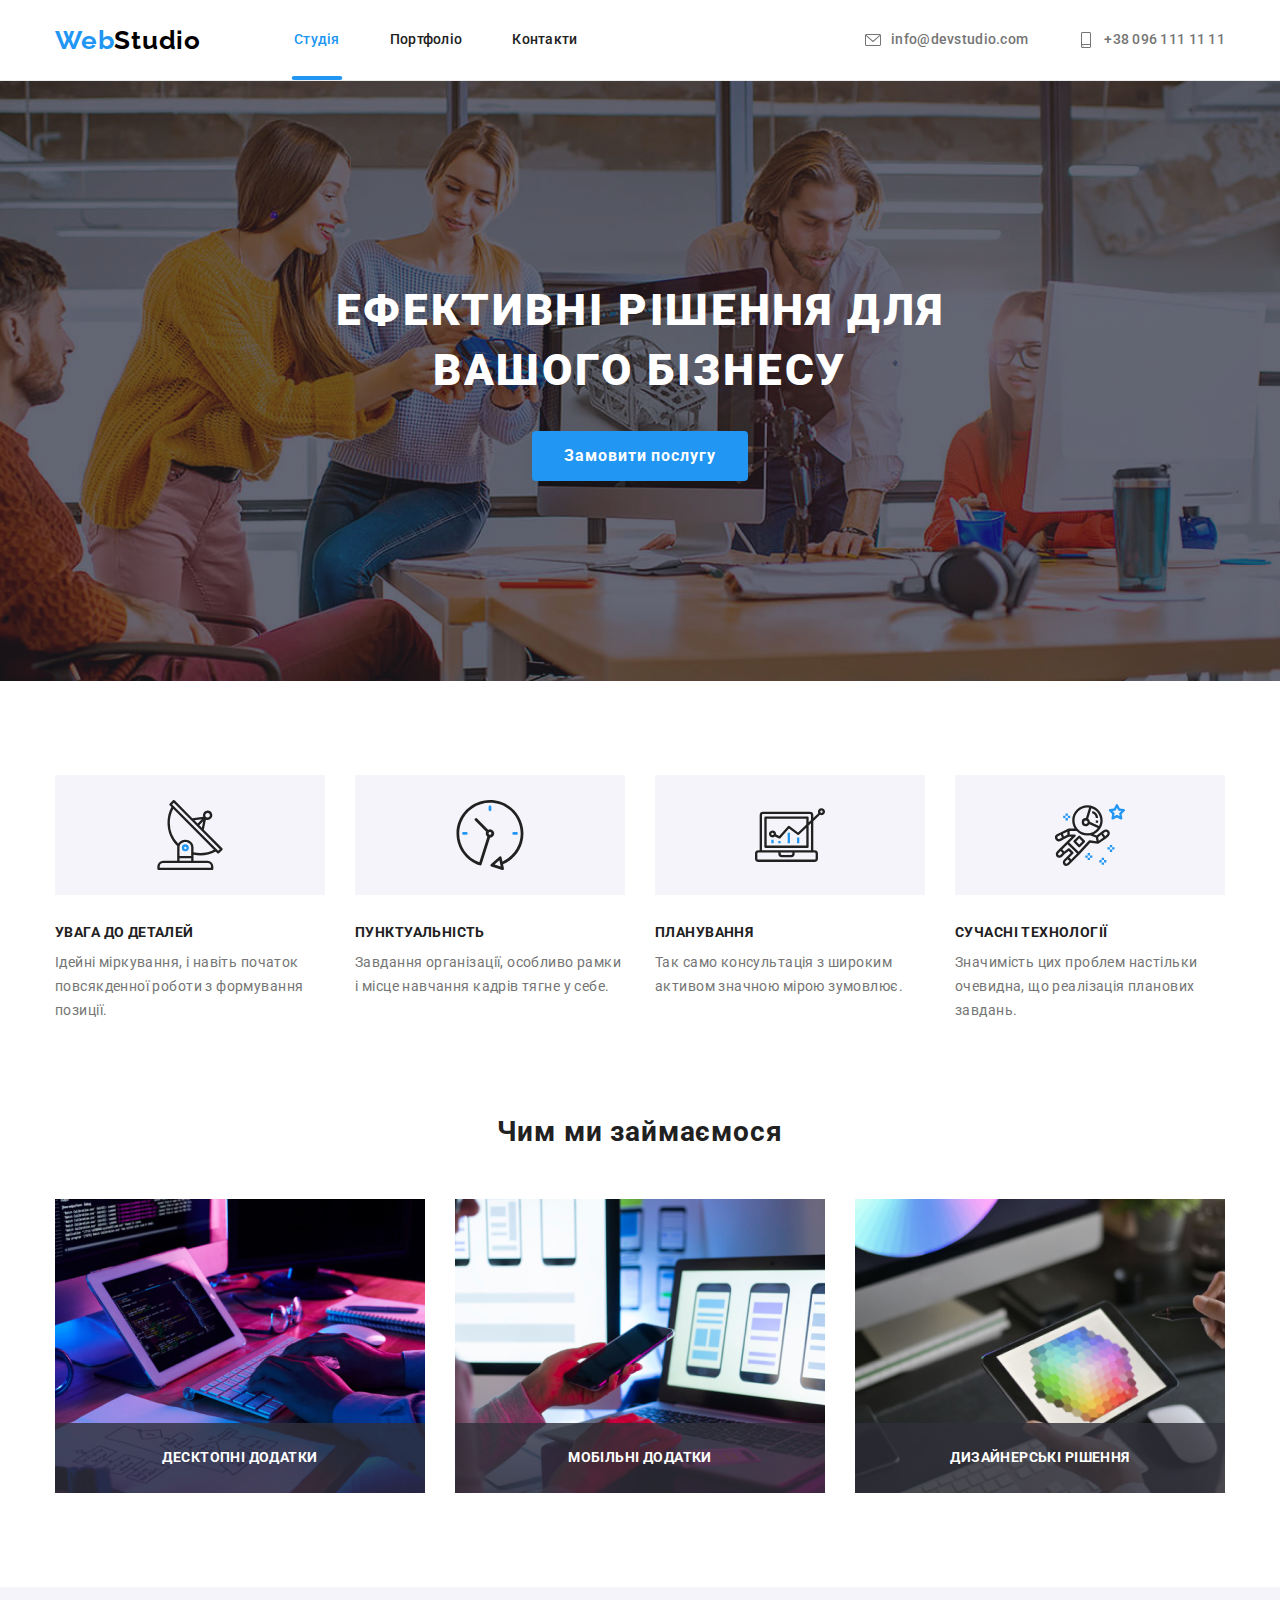
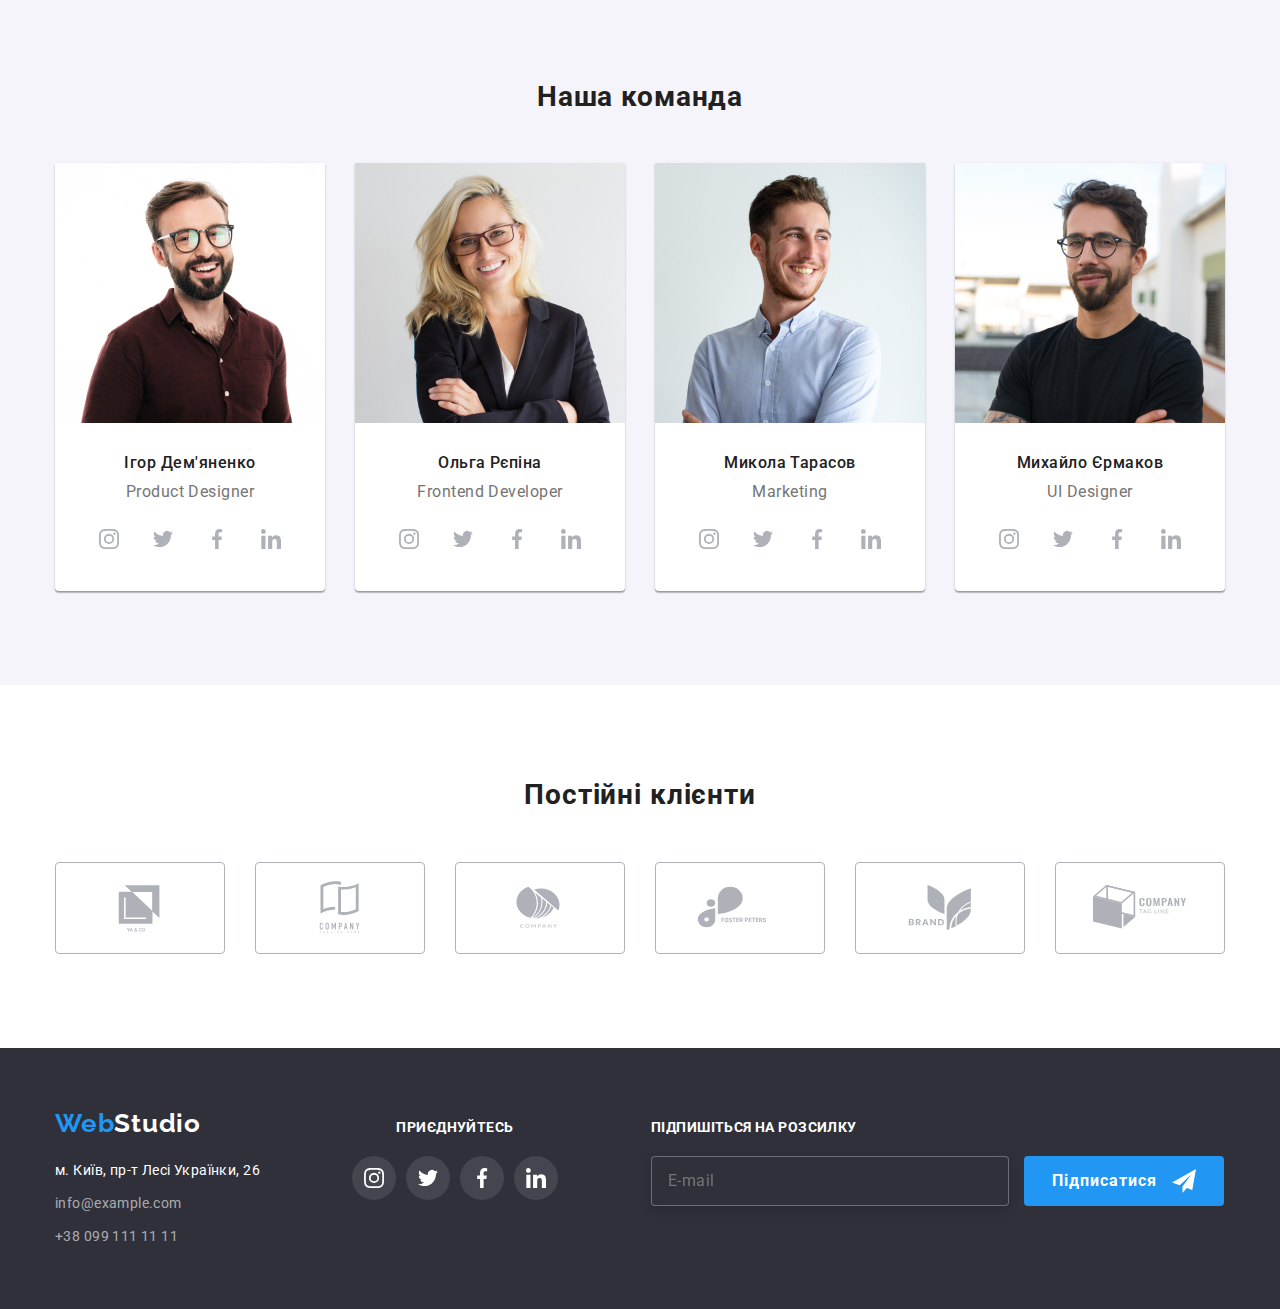
<file: index.html>
<!DOCTYPE html>
<html lang="uk">

<head>
    <meta charset="UTF-8">
    <meta http-equiv="X-UA-Compatible" content="IE=edge">
    <meta name="viewport" content="width=device-width, initial-scale=1.0">

    <title>Студія</title>
    
    <link rel="preconnect" href="https://fonts.googleapis.com">
    <link rel="preconnect" href="https://fonts.gstatic.com" crossorigin>
    <link href="https://fonts.googleapis.com/css2?family=Raleway:wght@700&family=Roboto:wght@400;500;700;900&display=swap"
        rel="stylesheet">
    <link rel="stylesheet" href="./css/main.min.css">
</head>


<body>
    <header class="header">
        <div class="container header__container">
            <a class="logo header__logo link" href="./index.html" lang="en"><span class="logo--accent">Web</span>Studio</a>

            <button class="header__btn is-open" type="button" aria-expanded="false" data-menu-button>
                <svg class="header__icon" width="40" height="40" aria-label="Кнопка перемикання меню">
                    <use class="icon-menu-open" href="./images/icons.svg#icon-menu-open"></use>
                    <use class="icon-menu-close" href="./images/icons.svg#icon-menu-close"></use>
                </svg>
            </button>
            
            <div class="header__menu" data-menu>
                <nav class="page-nav">
                    <ul class="page-nav__list list">
                        <li class="page-nav__item"><a class="page-nav__link link current" href="./index.html">Студія</a></li>
                        <li class="page-nav__item"><a class="page-nav__link link" href="./portfolio.html">Портфоліо</a></li>
                        <li class="page-nav__item"><a class="page-nav__link link" href="">Контакти</a></li>
                    </ul>
                </nav>

                <div class="page-nav__info">
                    <ul class="page-nav__contacts-list list">
                        <li class="page-nav__contacts-item" arial-label="Пошта">
                            <a class="page-nav__contacts-link link page-nav__contacts-link--smaller" href="mailto:info@devstudio.com"
                                lang="en">  
                                <svg class="page-nav__contacts-icon icon-envelope">
                                    <use href="./images/icons.svg#icon-envelope"></use>
                                </svg>info@devstudio.com
                            </a>
                        </li>
                        <li class="page-nav__contacts-item" arial-label="Телефон">
                            <a class="page-nav__contacts-link  link" href="tel:+380961111111">
                                <svg class="page-nav__contacts-icon icon-smartphone">
                                    <use href="./images/icons.svg#icon-smartphone"></use>
                                </svg>+38 096 111 11 11
                            </a>
                        </li>
                    </ul>

                    <ul class="page-nav__social-list list">
                        <li class="page-nav__social-item"><a href="" class="page-nav__social-link link">Instagram</a></li>
                        <li class="page-nav__social-item"><a href="" class="page-nav__social-link link">Twitter</a></li>
                        <li class="page-nav__social-item"><a href="" class="page-nav__social-link link">Facebook</a></li>
                        <li class="page-nav__social-item"><a href="" class="page-nav__social-link link">LinkedIn</a></li>
                    </ul>
                </div>
            </div>
        </div>
    </header>


    <main>
        <section class="hero">
            <div class="container">
                <h1 class="hero__title">Ефективні рішення для вашого бізнесу</h1>
                <button class="hero__btn" type="button" data-modal-open>Замовити послугу</button>
            </div>
        </section>

        <!--sect 2 (hidden title) features-->
        <section class="features-section section">
            <div class="container">
                <h2 class="hidden">Особливості</h2>
                <ul class="features-section__list list">
                    <li class="features-section__item">
                        <div class="features-section__icon-thumb">
                            <svg class="features-section__icon" width="70" height="70">
                                <use href="./images/icons.svg#icon-antenna"></use>
                            </svg>
                        </div>
                        <h3 class="features-section__title">УВАГА ДО ДЕТАЛЕЙ</h3>
                        <p>Ідейні міркування, і навіть початок повсякденної роботи з формування позиції.</p>
                    </li>
                    <li class="features-section__item">
                        <div class="features-section__icon-thumb">
                            <svg class="features-section__icon" width="70" height="70">
                                <use href="./images/icons.svg#icon-clock"></use>
                            </svg>
                        </div>
                        <h3 class="features-section__title">ПУНКТУАЛЬНІСТЬ</h3>
                        <p>Завдання організації, особливо рамки і місце навчання кадрів тягне у себе.</p>
                    </li>
                    <li class="features-section__item">
                        <div class="features-section__icon-thumb">
                            <svg class="features-section__icon" width="70" height="70">
                                <use href="./images/icons.svg#icon-diagram"></use>
                            </svg>
                        </div>
                        <h3 class="features-section__title">ПЛАНУВАННЯ</h3>
                        <p>Так само консультація з широким активом значною мірою зумовлює.</p>
                    </li>
                    <li class="features-section__item">
                        <div class="features-section__icon-thumb">
                            <svg class="features-section__icon" width="70" height="70">
                                <use href="./images/icons.svg#icon-astronaut"></use>
                            </svg>
                        </div>
                        <h3 class="features-section__title">СУЧАСНІ ТЕХНОЛОГІЇ</h3>
                        <p>Значимість цих проблем настільки очевидна, що реалізація планових завдань.</p>
                    </li>
                </ul>
            </div>
        </section>

        <section class="job-section section">
            <div class="container">
                <h2 class="section__title">Чим ми займаємося</h2>

                <ul class="job-section__list list">
                    <li class="job-section__item">
                        <img class="job-section__img" 
                        srcset="
                        ./images/job/job-img-desk-1-1x.jpg 1x,
                        ./images/job/job-img-desk-1-2x.jpg 2x"
                        
                        src="./images/job/job-img-desk-1-1x.jpg" alt="Фронтенд розробка">
                        <p class="job-section__label">Десктопні додатки</p>
                    </li>
                    <li class="job-section__item">
                        <img class="job-section__img" 
                        srcset="
                        ./images/job/job-img-desk-2-1x.jpg 1x,
                        ./images/job/job-img-desk-2-2x.jpg 2x"
                        
                        src="./images/job/job-img-desk-2-1x.jpg" alt="Розробка інтерфейсу">
                        <p class="job-section__label">Мобільні додатки</p>
                    </li>
                    <li class="job-section__item">
                        <img class="job-section__img" 
                        srcset="
                        ./images/job/job-img-desk-3-1x.jpg 1x,
                        ./images/job/job-img-desk-3-2x.jpg 2x"
                        
                        src="./images/job/job-img-desk-3-1x.jpg" alt="Розробка дизайну">
                        <p class="job-section__label">Дизайнерські рішення</p>
                    </li>
                </ul>
            </div>
        </section>

        <section class="team-section section">
            <div class="container">
                <h2 class="section__title">
                    Наша команда
                </h2>

                <ul class="team-section__list list">
                    <li class="team-section__item">
                        <article class="member-card">
                            <picture>
                                <source
                                srcset="
                                    ./images/team/team-img-desk-1-1x.jpg 1x,
                                    ./images/team/team-img-desk-1-2x.jpg 2x
                                "

                                media="(min-width: 1200px)"
                                >

                                <source
                                srcset="
                                    ./images/team/team-img-tab-1-1x.jpg 1x,
                                    ./images/team/team-img-tab-1-2x.jpg 2x
                                "

                                media="(min-width: 768px)"
                                >

                                <source
                                srcset="
                                    ./images/team/team-img-mob-1-1x.jpg 1x,
                                    ./images/team/team-img-mob-1-2x.jpg 2x
                                "

                                media="(max-width: 767px)"
                                >
                            
                                <img class="member-card__img" src="./images/team/team-img-mob-1-1x.jpg" alt="Ігор Дем'яненко">
                            </picture>

                            <div class="member-card__meta">
                                <h3 class="member-card__title">Ігор Дем'яненко</h3>
                                <p class="member-card__text" lang="en">Product Designer</p>
                                <ul class="socials-list list">
                                    <li class="socials-list__item">
                                        <a class="socials-list__link socials-list__link--section" href="#">
                                            <svg class="socials-list__icon" width="20" height="20">
                                                <use href="./images/icons.svg#icon-instagram"></use>
                                            </svg>   
                                        </a>
                                    </li>
                                    <li class="socials-list__item">
                                        <a class="socials-list__link socials-list__link--section" href="#">
                                            <svg class="socials-list__icon" width="20" height="20">
                                                <use href="./images/icons.svg#icon-twitter"></use>
                                            </svg>
                                        </a>
                                    </li>
                                    <li class="socials-list__item">
                                        <a class="socials-list__link socials-list__link--section" href="#">
                                            <svg class="socials-list__icon" width="20" height="20">
                                                <use href="./images/icons.svg#icon-facebook"></use>
                                            </svg>
                                        </a>
                                    </li>
                                    <li class="socials-list__item">
                                        <a class="socials-list__link socials-list__link--section" href="#">
                                            <svg class="socials-list__icon" width="20" height="20">
                                                <use href="./images/icons.svg#icon-linkedin"></use>
                                            </svg>
                                        </a>
                                    </li>
                                </ul>
                            </div>
                        </article>
                    </li>

                    <li class="team-section__item">
                        <article class="member-card">
                            <picture>
                                <source
                                srcset="
                                    ./images/team/team-img-desk-2-1x.jpg 1x,
                                    ./images/team/team-img-desk-2-2x.jpg 2x
                                "

                                media="(min-width: 1200px)"
                                >

                                <source
                                srcset="
                                    ./images/team/team-img-tab-2-1x.jpg 1x,
                                    ./images/team/team-img-tab-2-2x.jpg 2x
                                "

                                media="(min-width: 768px)"
                                >

                                <source
                                srcset="
                                    ./images/team/team-img-mob-2-1x.jpg 1x,
                                    ./images/team/team-img-mob-2-2x.jpg 2x
                                "

                                media="(max-width: 767px)"
                                >
                            
                                <img class="member-card__img" src="./images/team/team-img-mob-2-1x.jpg" alt="Ольга Рєпіна">
                            </picture>
                            
                            <div class="member-card__meta">
                                <h3 class="member-card__title">Ольга Рєпіна</h3>
                                <p class="member-card__text" lang="en">Frontend Developer</p>
                                <ul class="socials-list list">
                                    <li class="socials-list__item">
                                        <a class="socials-list__link socials-list__link--section" href="#">
                                            <svg class="socials-list__icon" width="20" height="20">
                                                <use href="./images/icons.svg#icon-instagram"></use>
                                            </svg>
                                        </a>
                                    </li>
                                    <li class="socials-list__item">
                                        <a class="socials-list__link socials-list__link--section" href="#">
                                            <svg class="socials-list__icon" width="20" height="20">
                                                <use href="./images/icons.svg#icon-twitter"></use>
                                            </svg>
                                        </a>
                                    </li>
                                    <li class="socials-list__item">
                                        <a class="socials-list__link socials-list__link--section" href="#">
                                            <svg class="socials-list__icon" width="20" height="20">
                                                <use href="./images/icons.svg#icon-facebook"></use>
                                            </svg>
                                        </a>
                                    </li>
                                    <li class="socials-list__item">
                                        <a class="socials-list__link socials-list__link--section" href="#">
                                            <svg class="socials-list__icon" width="20" height="20">
                                                <use href="./images/icons.svg#icon-linkedin"></use>
                                            </svg>
                                        </a>
                                    </li>
                                </ul>
                            </div>
                        </article>
                    </li>

                    <li class="team-section__item">
                        <article class="member-card">
                            <picture>
                                <source
                                srcset="
                                    ./images/team/team-img-desk-3-1x.jpg 1x,
                                    ./images/team/team-img-desk-3-2x.jpg 2x
                                "

                                media="(min-width: 1200px)"
                                >

                                <source
                                srcset="
                                    ./images/team/team-img-tab-3-1x.jpg 1x,
                                    ./images/team/team-img-tab-3-2x.jpg 2x
                                "

                                media="(min-width: 768px)"
                                >

                                <source
                                srcset="
                                    ./images/team/team-img-mob-3-1x.jpg 1x,
                                    ./images/team/team-img-mob-3-2x.jpg 2x
                                "

                                media="(max-width: 767px)"
                                >
                                <img class="member-card__img" src="./images/team/team-img-mob-3-1x.jpg" alt="Микола Тарасов">
                            </picture>

                            <div class="member-card__meta">
                                <h3 class="member-card__title">Микола Тарасов</h3>
                                <p class="member-card__text" lang="en">Marketing</p>
                                <ul class="socials-list list">
                                    <li class="socials-list__item">
                                        <a class="socials-list__link socials-list__link--section" href="#">
                                            <svg class="socials-list__icon" width="20" height="20">
                                                <use href="./images/icons.svg#icon-instagram"></use>
                                            </svg>
                                        </a>
                                    </li>
                                    <li class="socials-list__item">
                                        <a class="socials-list__link socials-list__link--section" href="#">
                                            <svg class="socials-list__icon" width="20" height="20">
                                                <use href="./images/icons.svg#icon-twitter"></use>
                                            </svg>
                                        </a>
                                    </li>
                                    <li class="socials-list__item">
                                        <a class="socials-list__link socials-list__link--section" href="#">
                                            <svg class="socials-list__icon" width="20" height="20">
                                                <use href="./images/icons.svg#icon-facebook"></use>
                                            </svg>
                                        </a>
                                    </li>
                                    <li class="socials-list__item">
                                        <a class="socials-list__link socials-list__link--section" href="#">
                                            <svg class="socials-list__icon" width="20" height="20">
                                                <use href="./images/icons.svg#icon-linkedin"></use>
                                            </svg>
                                        </a>
                                    </li>
                                </ul>
                            </div>
                        </article>
                    </li>

                    <li class="team-section__item">
                        <article class="member-card">
                            <picture>
                                <source
                                srcset="
                                    ./images/team/team-img-desk-4-1x.jpg 1x,
                                    ./images/team/team-img-desk-4-2x.jpg 2x
                                "

                                media="(min-width: 1200px)"
                                >

                                <source
                                srcset="
                                    ./images/team/team-img-tab-4-1x.jpg 1x,
                                    ./images/team/team-img-tab-4-2x.jpg 2x
                                "

                                media="(min-width: 768px)"
                                >

                                <source
                                srcset="
                                    ./images/team/team-img-mob-4-1x.jpg 1x,
                                    ./images/team/team-img-mob-4-2x.jpg 2x
                                "

                                media="(max-width: 767px)"
                                >
                                <img class="member-card__img" src="./images/team/team-img-mob-4-1x.jpg" alt="Михайло Єрмаков">
                            </picture>

                            <div class="member-card__meta">
                                <h3 class="member-card__title">Михайло Єрмаков</h3>
                                <p class="member-card__text" lang="en">UI Designer</p>
                                <ul class="socials-list list">
                                    <li class="socials-list__item">
                                        <a class="socials-list__link socials-list__link--section" href="#">
                                            <svg class="socials-list__icon" width="20" height="20">
                                                <use href="./images/icons.svg#icon-instagram"></use>
                                            </svg>
                                        </a>
                                    </li>
                                    <li class="socials-list__item">
                                        <a class="socials-list__link socials-list__link--section" href="#">
                                            <svg class="socials-list__icon" width="20" height="20">
                                                <use href="./images/icons.svg#icon-twitter"></use>
                                            </svg>
                                        </a>
                                    </li>
                                    <li class="socials-list__item">
                                        <a class="socials-list__link socials-list__link--section" href="#">
                                            <svg class="socials-list__icon" width="20" height="20">
                                                <use href="./images/icons.svg#icon-facebook"></use>
                                            </svg>
                                        </a>
                                    </li>
                                    <li class="socials-list__item">
                                        <a class="socials-list__link socials-list__link--section" href="#">
                                            <svg class="socials-list__icon" width="20" height="20">
                                                <use href="./images/icons.svg#icon-linkedin"></use>
                                            </svg>
                                        </a>
                                    </li>
                                </ul>
                            </div>
                        </article>
                    </li>
                </ul>
            </div>
        </section>

        <section class="clients-section section">
            <div class="container">
                <h2 class="section__title">Постійні клієнти</h2>
                <ul class="clients-section__list list">
                    <li class="clients-section__item">
                        <a href="#" class="clients-section__link">
                            <svg class="clients-section__icon" width="106" height="60">
                                <use href="./images/icons.svg#icon-client-1"></use>
                            </svg>
                        </a>
                    </li>
                    <li class="clients-section__item">
                        <a href="#" class="clients-section__link">
                            <svg class="clients-section__icon" width="106" height="60">
                                <use href="./images/icons.svg#icon-client-2" ></use>
                            </svg>
                        </a>
                    </li>
                    <li class="clients-section__item">
                        <a href="#" class="clients-section__link">
                            <svg class="clients-section__icon" width="106" height="60">
                                <use href="./images/icons.svg#icon-client-3"></use>
                            </svg>
                        </a>
                    </li>
                    <li class="clients-section__item">
                        <a href="#" class="clients-section__link">
                            <svg class="clients-section__icon" width="106" height="60">
                                <use href="./images/icons.svg#icon-client-4"></use>
                            </svg>
                        </a>
                    </li>
                    <li class="clients-section__item">
                        <a href="#" class="clients-section__link">
                            <svg class="clients-section__icon" width="106" height="60">
                                <use href="./images/icons.svg#icon-client-5"></use>
                            </svg>
                        </a>
                    </li>
                    <li class="clients-section__item">
                        <a href="#" class="clients-section__link">
                            <svg class="clients-section__icon" width="106" height="60">
                                <use href="./images/icons.svg#icon-client-6"></use>
                            </svg>
                        </a>
                    </li>
                </ul>
            </div>
        </section>

    </main>


    <footer class="footer">
        <div class="container footer__container">
            <div class="footer__info-thumb">
                <div class="footer__address-thumb">
                    <a class="logo footer__logo link" href="./index.html" lang="en"> <span class="logo--accent">Web</span>Studio</a>

                    <address class="address">
                        <ul class="address__list list">
                            <li class="address__item"> <a class="address__link link" href="https://goo.gl/maps/CPtrU1FHBa2aNyZL9" target="_blank"
                                    rel="noopener noreferrer nofollow">м. Київ, пр-т Лесі Українки, 26 </a></li>
                            <li class="address__item"> <a class="address__link address__link--darken link" href="mailto:info@devstudio.com">info@example.com</a></li>
                            <li class="address__item"> <a class="address__link address__link--darken link" href="tel:+380991111111">+38 099 111 11 11</a></li>
                        </ul>
                    </address>
                </div>

                <div class="footer__socials-thumb">
                    <h2 class="footer__appeal">приєднуйтесь</h2>
                    <ul class="socials-list list">
                        <li class="socials-list__item">
                            <a class="socials-list__link socials-list__link--footer" href="#">
                                <svg class="socials-list__icon" width="20" height="20">
                                    <use href="./images/icons.svg#icon-instagram"></use>
                                </svg>
                            </a>
                        </li>
                        <li class="socials-list__item">
                            <a class="socials-list__link socials-list__link--footer" href="#">
                                <svg class="socials-list__icon" width="20" height="20">
                                    <use href="./images/icons.svg#icon-twitter"></use>
                                </svg>
                            </a>
                        </li>
                        <li class="socials-list__item">
                            <a class="socials-list__link socials-list__link--footer" href="#">
                                <svg class="socials-list__icon" width="20" height="20">
                                    <use href="./images/icons.svg#icon-facebook"></use>
                                </svg>
                            </a>
                        </li>
                        <li class="socials-list__item">
                            <a class="socials-list__link socials-list__link--footer" href="#">
                                <svg class="socials-list__icon" width="20" height="20">
                                    <use href="./images/icons.svg#icon-linkedin"></use>
                                </svg>
                            </a>
                        </li>
                    </ul>
                </div>
            </div>
            <div class="footer__subscribe-thumb">
                <span class="footer__subscribe-appeal">Підпишіться на розсилку</span>
                <form class="subscribe-form">
                    <label class="subscribe-form__field">
                        <input class="subscribe-form__input" type="email" name="mail" placeholder="E-mail">
                    </label>
                    <button class="subscribe-form__btn" type="submit">Підписатися <svg class="subscribe-form__icon"> <use href="./images/icons.svg#icon-send"></use> </svg> </button>
                </form>
            </div>
        </div>
    </footer>

    <div class="backdrop is-hidden" data-modal>
        <div class="modal">
            <button class="modal__close-btn" type="button" data-modal-close> 
                <svg class="modal__close-icon" width="18" height="18">
                    <use href="./images/icons.svg#icon-close"></use>
                </svg>
            </button>

            <p class="modal__appeal">Залиште свої дані, ми вам передзвонимо</p>
            
            <form class="modal__form">
                <label class="modal__label label">
                    <span class="label__name">Ім'я</span>
                    <div class="label__input-thumb">
                        <input class="label__input label__input--icon" type="text" name="name">
                        <svg class="label__icon" width="18" height="18">
                            <use href="./images/icons.svg#icon-person-modal"></use>
                        </svg>
                    </div>
                </label>

                <label class="modal__label label">
                    <span class="label__name">Телефон</span>
                    <div class="label__input-thumb">
                        <input class="label__input label__input--icon" type="tel" name="tel">
                        <svg class="label__icon" width="18" height="18">
                            <use href="./images/icons.svg#icon-phone-modal"></use>
                        </svg>
                    </div>    
                </label>

                <label class="modal__label label">
                    <span class="label__name">Пошта</span>
                    <div class="label__input-thumb">
                        <input class="label__input label__input--icon" type="email" name="mail">
                        <svg class="label__icon" width="18" height="18">
                            <use href="./images/icons.svg#icon-email-modal"></use>
                        </svg>
                    </div>    
                </label>

                <label class="modal__label label label--comment">
                    <span class="label__name">Коментар</span>
                    <textarea class="label__input label__input--comment" name="comment" rows="7" placeholder="Введіть текст"></textarea>
                </label>

                <label class="modal__checkbox checkbox">
                    <input class="checkbox__input" type="checkbox" name="policy">
                    <svg class="checkbox__icon">
                        <use href="./images/icons.svg#icon-full-check"></use>
                    </svg>
                    <span class="checkbox__name">Погоджуюся з розсилкою та приймаю <a class="checkbox__link" href="#">Умови договору</a></span>
                </label>

                <button class="modal__btn" type="submit">Відправити</button>
            </form>
        </div>
    </div>
     

<script src="./js/modal.js"></script>
<script src="./js/menu.js"></script>

</body>

</html>
</file>
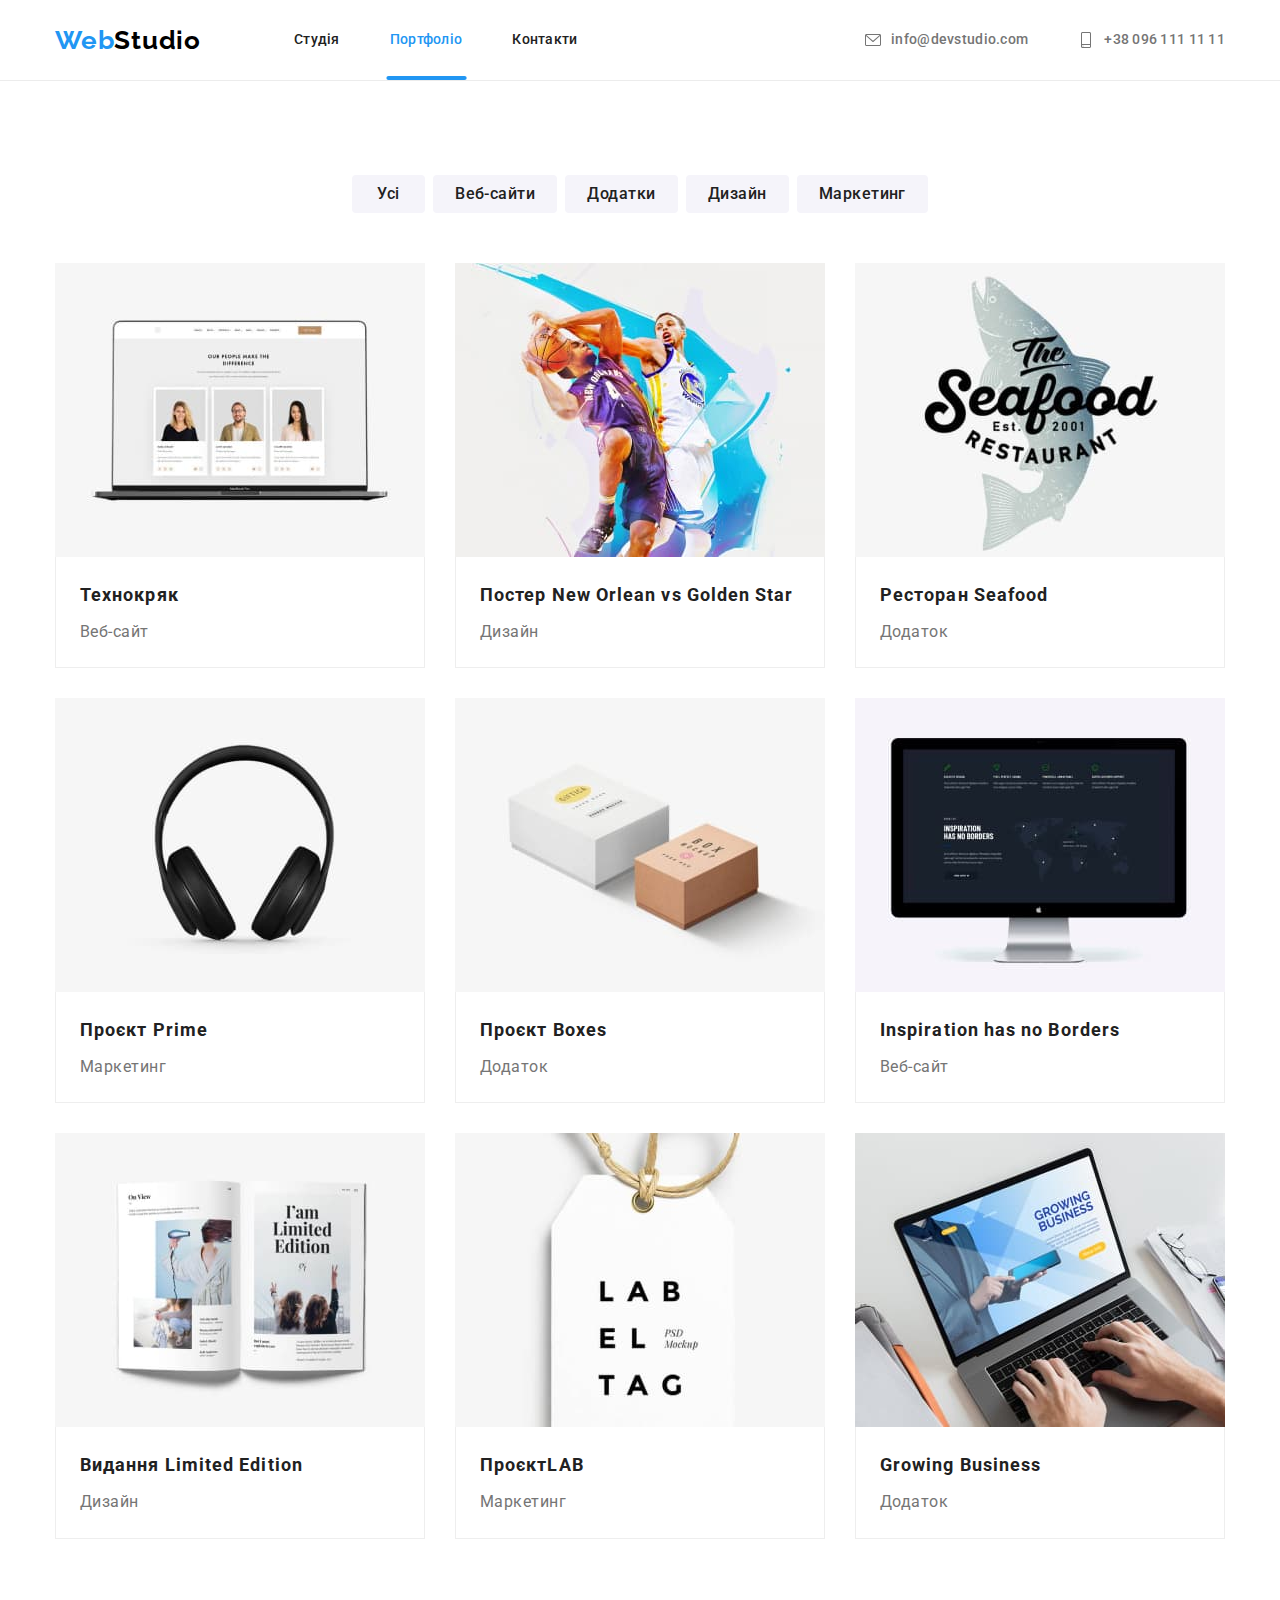
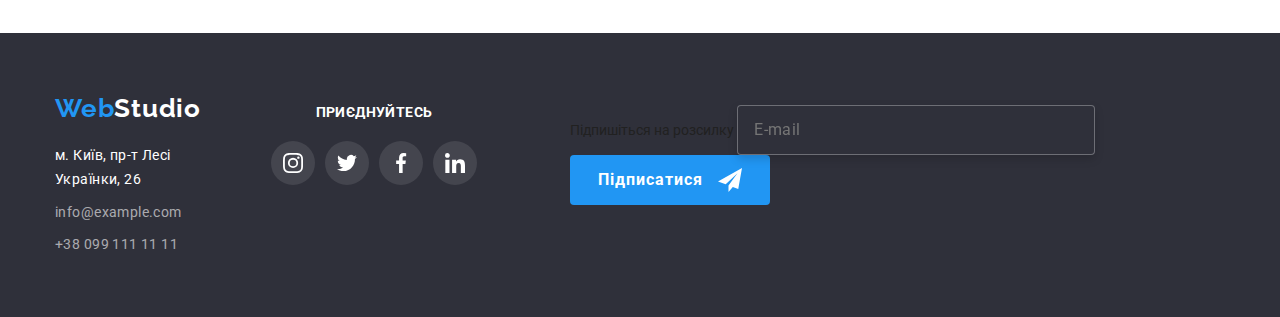
<file: portfolio.html>
<!DOCTYPE html>
<html lang="uk">

<head>
    <meta charset="UTF-8">
    <meta http-equiv="X-UA-Compatible" content="IE=edge">
    <meta name="viewport" content="width=device-width, initial-scale=1.0">
    <title>Портфоліо</title>

    <link rel="preconnect" href="https://fonts.googleapis.com">
    <link rel="preconnect" href="https://fonts.gstatic.com" crossorigin>
    <link href="https://fonts.googleapis.com/css2?family=Raleway:wght@700&family=Roboto:wght@400;500;700;900&display=swap"
        rel="stylesheet">
    
    <link rel="stylesheet" href="./css/main.min.css">
</head>


<body>

    <header class="header">
        <div class="container header__container">
            <a class="logo header__logo link" href="./index.html" lang="en"><span class="logo--accent">Web</span>Studio</a>
    
            <nav class="page-nav">
                <ul class="page-nav__list list">
                    <li class="page-nav__item"><a class="page-nav__link link" href="./index.html">Студія</a></li>
                    <li class="page-nav__item"><a class="page-nav__link link current" href="./portfolio.html">Портфоліо</a></li>
                    <li class="page-nav__item"><a class="page-nav__link link" href="">Контакти</a></li>
                </ul>
            </nav>
    
            <ul class="page-nav__contacts-list list">
                <li class="page-nav__contacts-item" arial-label="Пошта">
                    <a class="page-nav__contacts-link link" href="mailto:info@devstudio.com" lang="en">
                        <svg class="page-nav__contacts-icon icon-envelope" width="16" height="16">
                            <use href="./images/icons.svg#icon-envelope"></use>
                        </svg>info@devstudio.com
                    </a>
                </li>
                <li class="page-nav__contacts-item" arial-label="Телефон">
                    <a class="page-nav__contacts-link link" href="tel:+380961111111">
                        <svg class="page-nav__contacts-icon icon-smartphone" width="16" height="16">
                            <use href="./images/icons.svg#icon-smartphone"></use>
                        </svg>+38 096 111 11 11
                    </a>
                </li>
            </ul>
        </div>
    </header>
    
    <main>
        <section class="product-section section">
            <div class="container">
                <h1 class="hidden">Наші продукти</h1>

                <section class="filter product-section__filter">
                    <ul class="filter__list list">
                        <li class="filter__item"><button class="filter__btn" type="button">Усі</button></li>
                        <li class="filter__item"><button class="filter__btn" type="button">Веб-сайти</button></li>
                        <li class="filter__item"><button class="filter__btn" type="button">Додатки</button></li>
                        <li class="filter__item"><button class="filter__btn" type="button">Дизайн</button></li>
                        <li class="filter__item"><button class="filter__btn" type="button">Маркетинг</button></li>
                    </ul>
                </section>

                <section class="portfolio">
                    <ul class="portfolio__list list">
                        <li class="portfolio__item">
                            <article class="product">
                                <div class="product__img-thumb">
                                    <img class="product__img" src="./images/portfolio1.jpg" alt="Превью веб-сайту" width="370" height="294">
                                    <div class="product__overlay">
                                        <p class="product__text">Ресурс пропонує комплексні пропозиції з різним рівнем функціоналу та сервісів. Все це
                                            дозволить
                                            відвідувачу отримати вичерпні відомості про компанію чи приватну особу.</p>
                                    </div>
                                </div>
                                
                                <div class="product__meta">
                                    <h2 class="product__title">Технокряк</h2>
                                    <p>Веб-сайт</p>
                                </div>
                            </article>
                        </li>

                        <li class="portfolio__item">
                            <article class="product">
                                <div class="product__img-thumb">
                                    <img class="product__img" src="./images/portfolio2.jpg" alt="Превью постеру Новий Орлеан проти Голден Стар" width="370" height="294">
                                    <div class="product__overlay">
                                        <p class="product__text">Ресурс пропонує комплексні пропозиції з різним рівнем функціоналу та сервісів. Все це дозволить
                                            відвідувачу отримати вичерпні відомості про компанію чи приватну особу.</p>
                                    </div>
                                </div>

                                <div class="product__meta">
                                    <h2 class="product__title">Постер <span lang="en">New Orlean vs Golden Star</span> </h2>
                                    <p>Дизайн</p>
                                </div>
                            </article>
                        </li>

                        <li class="portfolio__item">
                            <article class="product">
                                <div class="product__img-thumb">
                                    <img class="product__img" src="./images/portfolio3.jpg" alt="Логотип додатку ресторану" width="370" height="294">
                                    <div class="product__overlay">
                                        <p class="product__text">Ресурс пропонує комплексні пропозиції з різним рівнем функціоналу та сервісів. Все це
                                            дозволить
                                            відвідувачу отримати вичерпні відомості про компанію чи приватну особу.</p>
                                    </div>
                                </div>

                                <div class="product__meta">
                                    <h2 class="product__title">Ресторан <span lang="en">Seafood</span></h2>
                                    <p lang="en">Додаток</p>
                                </div>
                            </article>
                        </li>

                        <li class="portfolio__item">
                            <article class="product">
                                <div class="product__img-thumb">
                                    <img class="product__img" src="./images/portfolio4.jpg" alt="Навушники" width="370" height="294">
                                    <div class="product__overlay">
                                        <p class="product__text">Ресурс пропонує комплексні пропозиції з різним рівнем функціоналу та сервісів. Все це
                                            дозволить
                                            відвідувачу отримати вичерпні відомості про компанію чи приватну особу.</p>
                                    </div>
                                </div>

                                <div class="product__meta">
                                    <h2 class="product__title">Проєкт <span lang="en">Prime</span></h2>
                                    <p>Маркетинг</p>
                                </div>
                            </article>
                        </li>

                        <li class="portfolio__item">
                            <article class="product">
                                <div class="product__img-thumb">
                                    <img class="product__img" src="./images/portfolio5.jpg" alt="Логотип додатку з коробками" width="370" height="294">
                                    <div class="product__overlay">
                                        <p class="product__text">Ресурс пропонує комплексні пропозиції з різним рівнем функціоналу та сервісів. Все це
                                            дозволить
                                            відвідувачу отримати вичерпні відомості про компанію чи приватну особу.</p>
                                    </div>
                                </div>

                                <div class="product__meta">
                                    <h2 class="product__title">Проєкт <span lang="en">Boxes</span></h2>
                                    <p>Додаток</p>
                                </div>
                            </article>
                        </li>

                        <li class="portfolio__item">
                            <article class="product">
                                <div class="product__img-thumb">
                                    <img class="product__img" src="./images/portfolio6.jpg" alt="Превью веб-сайту" width="370" height="294">
                                    <div class="product__overlay">
                                        <p class="product__text">Ресурс пропонує комплексні пропозиції з різним рівнем функціоналу та сервісів. Все це
                                            дозволить
                                            відвідувачу отримати вичерпні відомості про компанію чи приватну особу.</p>
                                    </div>
                                </div>
                                        
                                <div class="product__meta">
                                    <h2 class="product__title" lang="en">Inspiration has no Borders</h2>
                                    <p>Веб-сайт</p>
                                </div>
                            </article>
                        </li>

                        <li class="portfolio__item">
                            <article class="product">
                                <div class="product__img-thumb">
                                    <img class="product__img" src="./images/portfolio7.jpg" alt="Дизайн видання" width="370" height="294">
                                    <div class="product__overlay">
                                        <p class="product__text">Ресурс пропонує комплексні пропозиції з різним рівнем функціоналу та сервісів. Все це
                                            дозволить
                                            відвідувачу отримати вичерпні відомості про компанію чи приватну особу.</p>
                                    </div>
                                </div>

                                <div class="product__meta">
                                    <h2 class="product__title">Видання <span lang="en">Limited Edition</span></h2>
                                    <p>Дизайн</p>
                                </div>
                            </article>
                        </li>

                        <li class="portfolio__item">
                            <article class="product">
                                <div class="product__img-thumb">
                                    <img class="product__img" src="./images/portfolio8.jpg" alt="Етикетка ЛАБ" width="370" height="294">
                                    <div class="product__overlay">
                                        <p class="product__text">Ресурс пропонує комплексні пропозиції з різним рівнем функціоналу та сервісів. Все це
                                            дозволить
                                            відвідувачу отримати вичерпні відомості про компанію чи приватну особу.</p>
                                    </div>
                                </div>

                                <div class="product__meta">
                                    <h2 class="product__title">Проєкт<span lang="en">LAB</span></h2>
                                    <p>Маркетинг</p>
                                </div>
                            </article>
                        </li>

                        <li class="portfolio__item">
                            <article class="product">
                                <div class="product__img-thumb">
                                    <img class="product__img" src="./images/portfolio9.jpg" alt="Превью додатку" width="370" height="294">
                                    <div class="product__overlay">
                                        <p class="product__text">Ресурс пропонує комплексні пропозиції з різним рівнем функціоналу та сервісів. Все це
                                            дозволить
                                            відвідувачу отримати вичерпні відомості про компанію чи приватну особу.</p>
                                    </div>
                                </div>

                                <div class="product__meta">
                                    <h2 class="product__title" lang="en">Growing Business</h2>
                                    <p>Додаток</p>
                                </div>
                            </article>
                        </li>

                    </ul>
            </section>
            </div>
        </section>
    </main>


    <footer class="footer">
        <div class="container footer__container">
            <div class="footer__address-thumb">
                <a class="logo footer__logo link" href="./index.html" lang="en"> <span
                        class="logo--accent">Web</span>Studio</a>
    
                <address class="address">
                    <ul class="address__list list">
                        <li class="address__item"> <a class="address__link link"
                                href="https://goo.gl/maps/CPtrU1FHBa2aNyZL9" target="_blank"
                                rel="noopener noreferrer nofollow">м. Київ, пр-т Лесі Українки, 26 </a></li>
                        <li class="address__item"> <a class="address__link address__link--darken link"
                                href="mailto:info@devstudio.com">info@example.com</a></li>
                        <li class="address__item"> <a class="address__link address__link--darken link"
                                href="tel:+380991111111">+38 099 111 11 11</a></li>
                    </ul>
                </address>
            </div>
    
            <div class="footer__socials-thumb">
                <h2 class="footer__appeal">приєднуйтесь</h2>
                <ul class="socials-list list">
                    <li class="socials-list__item">
                        <a class="socials-list__link socials-list__link--footer" href="#">
                            <svg class="socials-list__icon" width="20" height="20">
                                <use href="./images/icons.svg#icon-instagram"></use>
                            </svg>
                        </a>
                    </li>
                    <li class="socials-list__item">
                        <a class="socials-list__link socials-list__link--footer" href="#">
                            <svg class="socials-list__icon" width="20" height="20">
                                <use href="./images/icons.svg#icon-twitter"></use>
                            </svg>
                        </a>
                    </li>
                    <li class="socials-list__item">
                        <a class="socials-list__link socials-list__link--footer" href="#">
                            <svg class="socials-list__icon" width="20" height="20">
                                <use href="./images/icons.svg#icon-facebook"></use>
                            </svg>
                        </a>
                    </li>
                    <li class="socials-list__item">
                        <a class="socials-list__link socials-list__link--footer" href="#">
                            <svg class="socials-list__icon" width="20" height="20">
                                <use href="./images/icons.svg#icon-linkedin"></use>
                            </svg>
                        </a>
                    </li>
                </ul>
            </div>
    
            <div class="footer__subscribe-thumb">
                <form class="subscribe-form">
                    <label class="subscribe-form__field">
                        <span class="subscribe-form__label">Підпишіться на розсилку</span>
                        <input class="subscribe-form__input" type="email" name="mail" placeholder="E-mail">
                    </label>
                    <button class="subscribe-form__btn" type="submit">Підписатися <svg class="subscribe-form__icon">
                            <use href="./images/icons.svg#icon-send"></use>
                        </svg> </button>
                </form>
            </div>
        </div>
    </footer>
</body>
</html>
</file>
<file: css/main.min.css>
:root{--primary-font: "Roboto", sans-serif;--secondary-font: "Raleway", sans-serif;--primary-text-color-theme-light: #212121;--secondary-text-color-theme-light: #757575;--primary-text-color-theme-dark: #FFFFFF;--secondary-text-color-theme-dark: rgba(255, 255, 255, 0.6);--primary-accent-color: #2196F3;--secondary-accent-color: #000;--primary-background-color-dark: #2F303A;--primary-background-color-light: #FFFFFF;--secondary-background-color-light: #F5F4FA;--timing-function: cubic-bezier(0.4, 0, 0.2, 1)}.hidden{position:absolute;white-space:nowrap;width:1px;height:1px;overflow:hidden;border:0;padding:0;clip:rect(0 0 0 0);-webkit-clip-path:inset(50%);clip-path:inset(50%);margin:-1px}.member-card__title,.member-card__text{font-size:16px;line-height:1.19;letter-spacing:.03em}.footer__subscribe-appeal,.footer__appeal{font-weight:700;color:var(--primary-text-color-theme-dark);line-height:1.14;letter-spacing:.03em;text-transform:uppercase;font-size:14px;margin-bottom:20px}/*! modern-normalize v1.1.0 | MIT License | https://github.com/sindresorhus/modern-normalize */*,::before,::after{-webkit-box-sizing:border-box;box-sizing:border-box}html{line-height:1.15;-webkit-text-size-adjust:100%;-moz-tab-size:4;-o-tab-size:4;tab-size:4}body{margin:0;font-family:system-ui,-apple-system,"Segoe UI",Roboto,Helvetica,Arial,sans-serif,"Apple Color Emoji","Segoe UI Emoji"}hr{height:0;color:inherit}abbr[title]{-webkit-text-decoration:underline dotted;text-decoration:underline dotted}b,strong{font-weight:bolder}code,kbd,samp,pre{font-family:ui-monospace,SFMono-Regular,Consolas,"Liberation Mono",Menlo,monospace;font-size:1em}small{font-size:80%}sub,sup{font-size:75%;line-height:0;position:relative;vertical-align:baseline}sub{bottom:-0.25em}sup{top:-0.5em}table{text-indent:0;border-color:inherit}button,input,optgroup,select,textarea{font-family:inherit;font-size:100%;line-height:1.15;margin:0}button,select{text-transform:none}button,[type=button],[type=reset],[type=submit]{-webkit-appearance:button}::-moz-focus-inner{border-style:none;padding:0}:-moz-focusring{outline:1px dotted ButtonText}:-moz-ui-invalid{box-shadow:none}legend{padding:0}progress{vertical-align:baseline}::-webkit-inner-spin-button,::-webkit-outer-spin-button{height:auto}[type=search]{-webkit-appearance:textfield;outline-offset:-2px}::-webkit-search-decoration{-webkit-appearance:none}::-webkit-file-upload-button{-webkit-appearance:button;font:inherit}summary{display:list-item}.link{text-decoration:none}.list{list-style:none}.address__list{font-style:normal}h1,h2,h3,h4,h5,h6,.list,p{margin:0;padding:0}body{font-family:var(--primary-font);color:var(--primary-text-color-theme-light);font-size:14px}body.modal-open{overflow:hidden}.link.current{color:var(--primary-accent-color)}.container{padding:0 15px;margin:0 auto}@media screen and (min-width: 480px){.container{width:480px}}@media screen and (min-width: 768px){.container{width:768px}}@media screen and (min-width: 1200px){.container{width:1200px}}.section{padding-top:60px;padding-bottom:60px}@media screen and (min-width: 1200px){.section{padding-top:94px;padding-bottom:94px}}.section__title{font-weight:700;font-size:36px;line-height:1.16;letter-spacing:.03em;text-align:center;font-size:28px;margin-bottom:30px}@media screen and (min-width: 1200px){.section__title{margin-bottom:50px}}@media screen and (max-width: 1199px){.job-section{display:none}}@media screen and (min-width: 1200px){.job-section{padding-top:0}}.member-card__img,.job-section__img,.product__img{display:block;width:100%}.job-section__list,.team-section__list{display:block}@media screen and (min-width: 768px)and (max-width: 1199px){.job-section__list,.team-section__list{display:-webkit-box;display:-ms-flexbox;display:flex;-ms-flex-wrap:wrap;flex-wrap:wrap}}@media screen and (min-width: 1200px){.job-section__list,.team-section__list{display:-webkit-box;display:-ms-flexbox;display:flex;-webkit-box-align:center;-ms-flex-align:center;align-items:center}}@media screen and (max-width: 767px){.header__container{display:-webkit-box;display:-ms-flexbox;display:flex;-webkit-box-align:center;-ms-flex-align:center;align-items:center;-webkit-box-pack:justify;-ms-flex-pack:justify;justify-content:space-between;min-height:60px}}@media screen and (min-width: 1200px){.header__container{display:-webkit-box;display:-ms-flexbox;display:flex;-webkit-box-align:center;-ms-flex-align:center;align-items:center}}@media screen and (max-width: 767px){.features-section__item:not(:last-child),.job-section__item:not(:last-child),.team-section__item:not(:last-child){margin-right:0;margin-bottom:30px}}@media screen and (min-width: 1200px){.features-section__item:not(:last-child),.job-section__item:not(:last-child),.team-section__item:not(:last-child){margin-right:30px}}.logo{font-weight:700;letter-spacing:.03em;font-family:var(--secondary-font);font-size:24px;line-height:1.16}.logo--accent{color:var(--primary-accent-color)}@media screen and (min-width: 1200px){.logo{font-size:26px;line-height:1.19}}.header__logo{display:inline-block;color:var(--secondary-accent-color)}@media screen and (min-width: 768px)and (max-width: 1199px){.header__logo{margin-right:87px}}@media screen and (min-width: 1200px){.header__logo{margin-right:93px}}.footer__logo{color:var(--primary-text-color-theme-dark);display:inline-block;margin-bottom:20px}@media screen and (max-width: 767px){.footer__logo{display:-webkit-box;display:-ms-flexbox;display:flex;-webkit-box-pack:center;-ms-flex-pack:center;justify-content:center}}.header{border-bottom:1px solid #ececec}.header__btn{display:block;margin:0;padding:0;border:none;cursor:pointer;background-color:rgba(0,0,0,0);z-index:2;color:var(--secondary-accent-color)}.header__btn:hover,.header__btn:focus{color:var(--primary-accent-color)}@media screen and (min-width: 768px){.header__btn{display:none}}.header__icon{fill:currentColor}@media screen and (max-width: 767px){.header__menu{display:none;position:fixed;padding:48px 40px;top:0;left:0;width:100vw;height:100vh;z-index:1;background-color:#fff}.header__menu.is-open{display:-webkit-box;display:-ms-flexbox;display:flex;-webkit-box-orient:vertical;-webkit-box-direction:normal;-ms-flex-direction:column;flex-direction:column;-webkit-box-pack:justify;-ms-flex-pack:justify;justify-content:space-between}}@media screen and (min-width: 768px){.header__menu{width:100%;display:-webkit-box;display:-ms-flexbox;display:flex}}@media screen and (max-width: 1199px)and (orientation: landscape){.header__menu{overflow-y:auto}}.header__container{display:-webkit-box;display:-ms-flexbox;display:flex;-webkit-box-align:center;-ms-flex-align:center;align-items:center}.header__btn .icon-menu-close{display:none}.header__btn.is-open .icon-menu-close{display:block}.header__btn.is-open .icon-menu-open{display:none}.page-nav__list{display:block}@media screen and (min-width: 768px){.page-nav__list{display:-webkit-box;display:-ms-flexbox;display:flex}}.page-nav__contacts-list{display:-webkit-box;display:-ms-flexbox;display:flex;-webkit-box-orient:vertical;-webkit-box-direction:reverse;-ms-flex-direction:column-reverse;flex-direction:column-reverse;margin-bottom:64px}@media screen and (min-width: 768px)and (max-width: 1199px){.page-nav__contacts-list{-webkit-box-orient:vertical;-webkit-box-direction:normal;-ms-flex-direction:column;flex-direction:column;-webkit-box-pack:center;-ms-flex-pack:center;justify-content:center;margin-bottom:0}}@media screen and (min-width: 1200px){.page-nav__contacts-list{margin-left:auto;-webkit-box-orient:horizontal;-webkit-box-direction:normal;-ms-flex-direction:row;flex-direction:row;margin-bottom:0}}@media screen and (min-width: 768px){.page-nav__item:not(:last-child){margin-right:50px}}@media screen and (min-width: 768px)and (max-width: 1199px){.page-nav__contacts-item:not(:last-child){margin-bottom:10px}}@media screen and (min-width: 1200px){.page-nav__contacts-item:not(:last-child){margin-right:50px}}@media screen and (max-width: 767px){.page-nav__item:not(:last-child){margin-bottom:32px}}@media screen and (max-width: 767px){.page-nav__item:first-child{margin-bottom:36px}}@media screen and (max-width: 767px){.page-nav__contacts-item:last-child{margin-bottom:32px}}.page-nav__link{font-weight:500;font-size:40px;line-height:1.175;letter-spacing:.02em}@media screen and (min-width: 768px){.page-nav__link{line-height:1.14;font-size:14px}}.page-nav__link{color:inherit;display:block;-webkit-transition:color 250ms var(--timing-function);transition:color 250ms var(--timing-function)}@media screen and (min-width: 768px){.page-nav__link{padding-top:32px;padding-bottom:32px}}.page-nav__link:hover,.page-nav__link:focus{color:var(--primary-accent-color)}.page-nav__contacts-link{color:var(--secondary-text-color-theme-light);display:-webkit-box;display:-ms-flexbox;display:flex;-webkit-transition:color 250ms var(--timing-function);transition:color 250ms var(--timing-function);font-weight:500;letter-spacing:.02em}@media screen and (max-width: 767px){.page-nav__contacts-link{color:var(--primary-accent-color);font-size:34px;line-height:1.17}}@media screen and (min-width: 768px){.page-nav__contacts-link{font-size:12px;line-height:1.14}}@media screen and (min-width: 1200px){.page-nav__contacts-link{font-size:14px;padding-top:32px;padding-bottom:32px}}.page-nav__contacts-link:hover,.page-nav__contacts-link:focus{color:var(--primary-accent-color)}@media screen and (max-width: 767px){.page-nav__contacts-link--smaller{font-size:24px;color:var(--secondary-text-color-theme-light)}}@media screen and (max-width: 767px){.page-nav__contacts-icon{display:none}}@media screen and (min-width: 768px){.link.current{position:relative}.link.current::after{position:absolute;content:"";margin:0;bottom:0;left:0;height:4px;width:100%;background:var(--primary-accent-color);border-radius:2px;-webkit-transform:scaleX(1.1);transform:scaleX(1.1)}}.icon-envelope{width:16px;height:16px;margin-right:10px;fill:currentColor}@media screen and (min-width: 768px)and (max-width: 1199px){.icon-envelope{width:14px;height:14px;margin-right:8px}}.icon-envelope:hover{fill:var(--primary-accent-color)}.icon-envelope:focus{fill:var(--primary-accent-color)}.icon-smartphone{width:16px;height:16px;margin-right:10px;fill:currentColor}@media screen and (min-width: 768px)and (max-width: 1199px){.icon-smartphone{width:14px;height:14px;margin-right:8px}}.icon-smartphone:hover{fill:var(--primary-accent-color)}.icon-smartphone:focus{fill:var(--primary-accent-color)}.page-nav__social-list{display:-webkit-box;display:-ms-flexbox;display:flex;-ms-flex-wrap:wrap;flex-wrap:wrap}@media screen and (min-width: 768px){.page-nav__social-list{display:none}}.page-nav__social-item{display:inline-block;font-weight:500;font-size:18px;line-height:1.2;letter-spacing:.02em;padding-right:10px;padding-left:10px}.page-nav__social-item:first-child{padding-left:0}.page-nav__social-item:last-child{padding-right:0}.page-nav__social-item:not(:last-child){border-right:1px solid rgba(33,33,33,.2)}.page-nav__social-link{color:var(--primary-accent-color)}@media screen and (min-width: 768px){.page-nav__info{display:-webkit-box;display:-ms-flexbox;display:flex;margin-left:auto}}.hero{background-color:var(--primary-background-color-dark);text-align:center;margin-left:auto;margin-right:auto;background-image:-webkit-gradient(linear, left top, right top, from(rgba(47, 48, 58, 0.4)), to(rgba(47, 48, 58, 0.4))),url("../images/hero/header-img-mobile-1x.jpg");background-image:linear-gradient(to right, rgba(47, 48, 58, 0.4), rgba(47, 48, 58, 0.4)),url("../images/hero/header-img-mobile-1x.jpg");background-repeat:no-repeat;background-size:cover;background-position:center;max-width:480px;height:400px;padding-top:118px;padding-bottom:198px}@media(min-device-pixel-ratio: 2),(-webkit-min-device-pixel-ratio: 2),(min-resolution: 192dpi),(min-resolution: 2dppx){.hero{background-image:-webkit-gradient(linear, left top, right top, from(rgba(47, 48, 58, 0.4)), to(rgba(47, 48, 58, 0.4))),url("../images/hero/header-img-mobile-2x.jpg");background-image:linear-gradient(to right, rgba(47, 48, 58, 0.4), rgba(47, 48, 58, 0.4)),url("../images/hero/header-img-mobile-2x.jpg")}}@media(min-width: 768px)and (max-width: 1199px){.hero{max-width:768px;height:400px;padding-top:118px;padding-bottom:118px;background-image:-webkit-gradient(linear, left top, right top, from(rgba(47, 48, 58, 0.4)), to(rgba(47, 48, 58, 0.4))),url("../images/hero/header-img-tablet-1x.jpg");background-image:linear-gradient(to right, rgba(47, 48, 58, 0.4), rgba(47, 48, 58, 0.4)),url("../images/hero/header-img-tablet-1x.jpg")}}@media(min-width: 768px)and (max-width: 1199px)and (min-device-pixel-ratio: 2),(min-width: 768px)and (max-width: 1199px)and (-webkit-min-device-pixel-ratio: 2),(min-width: 768px)and (max-width: 1199px)and (min-resolution: 192dpi),(min-width: 768px)and (max-width: 1199px)and (min-resolution: 2dppx){.hero{background-image:-webkit-gradient(linear, left top, right top, from(rgba(47, 48, 58, 0.4)), to(rgba(47, 48, 58, 0.4))),url("../images/hero/header-img-tablet-2x.jpg");background-image:linear-gradient(to right, rgba(47, 48, 58, 0.4), rgba(47, 48, 58, 0.4)),url("../images/hero/header-img-tablet-2x.jpg")}}@media screen and (min-width: 1200px){.hero{max-width:1600px;height:600px;padding-top:200px;padding-bottom:200px;background-image:-webkit-gradient(linear, left top, right top, from(rgba(47, 48, 58, 0.4)), to(rgba(47, 48, 58, 0.4))),url("../images/hero/header-img-desktop-1x.jpg");background-image:linear-gradient(to right, rgba(47, 48, 58, 0.4), rgba(47, 48, 58, 0.4)),url("../images/hero/header-img-desktop-1x.jpg")}}@media screen and (min-width: 1200px)and (min-device-pixel-ratio: 2),screen and (min-width: 1200px)and (-webkit-min-device-pixel-ratio: 2),screen and (min-width: 1200px)and (min-resolution: 192dpi),screen and (min-width: 1200px)and (min-resolution: 2dppx){.hero{background-image:-webkit-gradient(linear, left top, right top, from(rgba(47, 48, 58, 0.4)), to(rgba(47, 48, 58, 0.4))),url("../images/hero/header-img-desktop-2x.jpg");background-image:linear-gradient(to right, rgba(47, 48, 58, 0.4), rgba(47, 48, 58, 0.4)),url("../images/hero/header-img-desktop-2x.jpg")}}.hero__title{font-weight:900;letter-spacing:.06em;text-transform:uppercase;color:var(--primary-text-color-theme-dark);font-size:26px;line-height:1.6;margin-bottom:30px;margin-left:auto;margin-right:auto}@media screen and (min-width: 480px)and (max-width: 1199px){.hero__title{width:360px}}@media screen and (min-width: 1200px){.hero__title{width:696px;font-size:44px;line-height:1.36}}.hero__btn{font-family:inherit;background-color:var(--primary-accent-color);color:var(--primary-text-color-theme-dark);cursor:pointer;font-weight:700;font-size:16px;line-height:1.9;letter-spacing:.06em;border:none;border-radius:4px;display:inline-block;text-align:center;padding:10px 24px}@media screen and (min-width: 1200px){.hero__btn{padding:10px 32px;min-width:216px}}.backdrop{position:fixed;top:0;left:0;width:100%;height:100%;z-index:3;background-color:rgba(0,0,0,.2);opacity:1;visibility:visible;-webkit-transition:opacity 250ms var(--timing-function),visibility 250ms var(--timing-function);transition:opacity 250ms var(--timing-function),visibility 250ms var(--timing-function)}@media screen and (max-width: 1199px){.backdrop{overflow-y:scroll}}.backdrop.is-hidden{opacity:0;visibility:hidden;pointer-events:none}.modal{background-color:#fff;-webkit-box-shadow:0px 1px 3px rgba(0,0,0,.12),0px 1px 1px rgba(0,0,0,.14),0px 2px 1px rgba(0,0,0,.2);box-shadow:0px 1px 3px rgba(0,0,0,.12),0px 1px 1px rgba(0,0,0,.14),0px 2px 1px rgba(0,0,0,.2);border-radius:4px;left:50%;top:50%;padding:40px;z-index:4;-webkit-transition:-webkit-transform 250ms var(--timing-function);transition:-webkit-transform 250ms var(--timing-function);transition:transform 250ms var(--timing-function);transition:transform 250ms var(--timing-function), -webkit-transform 250ms var(--timing-function)}@media screen and (max-width: 479px){.modal{width:calc(100% - 20px);max-height:90vh;overflow-y:auto}}@media screen and (min-width: 480px)and (max-width: 767px){.modal{width:450px}}@media screen and (max-width: 1199px)and (orientation: landscape){.modal{overflow-y:auto;top:80%}}@media screen and (max-width: 767px){.modal{position:absolute;-webkit-transform:translate(-50%, -50%) scale(1);transform:translate(-50%, -50%) scale(1);overflow-y:scroll;margin-top:30px}}@media screen and (min-width: 768px)and (max-width: 1199px){.modal{position:absolute;width:450px;height:609px;-webkit-transform:translate(-50%, -50%) scale(1);transform:translate(-50%, -50%) scale(1);margin-top:30px}}@media screen and (min-width: 1200px){.modal{position:relative;width:528px;height:581px;-webkit-transform:translate(-50%, -50%) scale(1);transform:translate(-50%, -50%) scale(1)}}.backdrop.is-hidden .modal{-webkit-transform:translate(-50%, -50%) scale(0.9);transform:translate(-50%, -50%) scale(0.9)}.modal__close-btn{position:absolute;width:30px;height:30px;top:8px;right:8px;z-index:5;display:-webkit-box;display:-ms-flexbox;display:flex;-webkit-box-pack:center;-ms-flex-pack:center;justify-content:center;-webkit-box-align:center;-ms-flex-align:center;align-items:center;cursor:pointer;background:#fff;color:var(--secondary-accent-color);border:1px solid rgba(0,0,0,.1);border-radius:50%;-webkit-transition:color 250ms var(--timing-function);transition:color 250ms var(--timing-function)}.modal__close-btn:hover{color:var(--primary-accent-color)}.modal__close-icon{fill:currentColor}.modal__appeal{display:block;font-weight:700;font-size:20px;line-height:1.15;text-align:center;letter-spacing:.03em;color:var(--primary-text-color-theme-light);margin-bottom:12px}.modal__label:not(:last-child){margin-bottom:10px}.modal__checkbox{margin-bottom:30px}@media screen and (max-width: 767px){.modal__checkbox{margin-bottom:31px}}.modal__btn{cursor:pointer;display:block;margin-right:auto;margin-left:auto;padding:10px 52px;font-weight:700;font-size:16px;line-height:1.8;text-align:center;letter-spacing:.06em;color:var(--primary-text-color-theme-dark);background-color:var(--primary-accent-color);-webkit-box-shadow:0px 4px 4px rgba(0,0,0,.15);box-shadow:0px 4px 4px rgba(0,0,0,.15);border-radius:4px;border-color:rgba(0,0,0,0);-webkit-transition:-webkit-box-shadow 250ms var(--timing-function);transition:-webkit-box-shadow 250ms var(--timing-function);transition:box-shadow 250ms var(--timing-function);transition:box-shadow 250ms var(--timing-function), -webkit-box-shadow 250ms var(--timing-function)}.modal__btn:hover,.modal__btn:focus{-webkit-box-shadow:0px 4px 4px rgba(0,0,0,.15),0px 4px 4px rgba(0,0,0,.15);box-shadow:0px 4px 4px rgba(0,0,0,.15),0px 4px 4px rgba(0,0,0,.15)}.label{display:block;font-size:12px;line-height:1.16;letter-spacing:.01em;color:var(--secondary-text-color-theme-light)}.label__input-thumb{position:relative}.label__name{display:block;margin-bottom:4px}.label--comment{margin-bottom:20px}.label__input{width:100%;padding:11px 12px;outline:none;border:1px solid rgba(33,33,33,.2);border-radius:4px;-webkit-transition:border-color 250ms var(--timing-function);transition:border-color 250ms var(--timing-function)}.label__input:focus{border-color:var(--primary-accent-color)}.label__input--icon{padding-left:42px}.label__input--comment{padding:12px 16px;display:block;resize:none;margin-bottom:20px}.label__icon{position:absolute;top:50%;left:12px;-webkit-transform:translateY(-50%);transform:translateY(-50%);display:inline-block;fill:var(--primary-text-color-theme-light);-webkit-transition:fill 250ms var(--timing-function);transition:fill 250ms var(--timing-function)}.modal__label:focus-within .label__icon{fill:var(--primary-accent-color)}.checkbox{display:-webkit-box;display:-ms-flexbox;display:flex;-webkit-box-align:center;-ms-flex-align:center;align-items:center;-webkit-box-pack:center;-ms-flex-pack:center;justify-content:center;line-height:1.7;letter-spacing:.03em;color:var(--secondary-text-color-theme-light)}.checkbox__link{color:var(--primary-accent-color)}.checkbox__input{position:absolute;width:1px;height:1px;margin:-1px;border:0;padding:0;clip:rect(0 0 0 0);overflow:hidden}.checkbox__name{font-weight:400;font-size:12px;line-height:1.16;letter-spacing:.03em}@media screen and (min-width: 1200px){.checkbox__name{font-size:14px;line-height:1.7}}.checkbox__icon{width:16px;height:15px;fill:var(--primary-background-color-light);border:2px solid var(--primary-text-color-theme-light);border-radius:2px;margin-right:7px;background-color:var(--primary-background-color-light)}.checkbox__input:checked+.checkbox__icon{background-color:var(--primary-accent-color);border:1px solid var(--primary-accent-color);border-radius:2px}.features-section__title{font-weight:700;font-size:14px;line-height:1.14;letter-spacing:.03em;text-transform:uppercase;color:var(--primary-text-color-theme-light);margin-bottom:10px}@media screen and (max-width: 767px){.features-section__title{text-align:center}}.features-section__list{line-height:1.7;letter-spacing:.03em;color:var(--secondary-text-color-theme-light);display:block;width:100%}@media screen and (min-width: 768px)and (max-width: 1199px){.features-section__list{display:-webkit-box;display:-ms-flexbox;display:flex;-ms-flex-wrap:wrap;flex-wrap:wrap}}@media screen and (min-width: 1200px){.features-section__list{width:270px;display:-webkit-box;display:-ms-flexbox;display:flex;-webkit-box-align:start;-ms-flex-align:start;align-items:flex-start}}.features-section__icon-thumb{background-color:var(--secondary-background-color-light);margin-bottom:30px;display:-webkit-box;display:-ms-flexbox;display:flex;-webkit-box-pack:center;-ms-flex-pack:center;justify-content:center;-webkit-box-align:center;-ms-flex-align:center;align-items:center;height:120px;width:100%}@media screen and (min-width: 1200px){.features-section__icon-thumb{width:270px;height:120px}}@media screen and (min-width: 768px)and (max-width: 1199px){.features-section__item{width:calc((100% - 30px)/2)}.features-section__item:nth-child(odd){margin-right:30px}.features-section__item:nth-child(-n+2){margin-bottom:30px}}.job-section__label{font-weight:700;font-size:14px;line-height:1.14;letter-spacing:.03em;text-transform:uppercase;color:var(--primary-text-color-theme-dark);background:rgba(47,48,58,.8);height:70px;width:370px;display:-webkit-box;display:-ms-flexbox;display:flex;-webkit-box-pack:center;-ms-flex-pack:center;justify-content:center;-webkit-box-align:center;-ms-flex-align:center;align-items:center;position:absolute;bottom:0;left:0}.job-section__item{position:relative}.team-section{background-color:var(--secondary-background-color-light)}.member-card{background:#fff;-webkit-box-shadow:0px 1px 3px rgba(0,0,0,.12),0px 1px 1px rgba(0,0,0,.14),0px 2px 1px rgba(0,0,0,.2);box-shadow:0px 1px 3px rgba(0,0,0,.12),0px 1px 1px rgba(0,0,0,.14),0px 2px 1px rgba(0,0,0,.2);border-radius:0px 0px 4px 4px}.member-card__text{color:var(--secondary-text-color-theme-light);margin-bottom:16px}.member-card__title{font-weight:500;margin-bottom:10px}.member-card__meta{text-align:center;padding-top:30px;padding-bottom:30px}@media(max-width: 767px){.member-card__meta{padding-bottom:24px}}@media(min-width: 768px)and (max-width: 1199px){.team-section__item{width:calc((100% - 30px)/2)}.team-section__item:nth-child(odd){margin-right:30px}.team-section__item:nth-child(-n+2){margin-bottom:30px}}.clients-section__list{display:-webkit-box;display:-ms-flexbox;display:flex;-ms-flex-wrap:wrap;flex-wrap:wrap}@media screen and (min-width: 1200px){.clients-section__list{-webkit-box-pack:center;-ms-flex-pack:center;justify-content:center;-ms-flex-wrap:nowrap;flex-wrap:nowrap}}@media screen and (max-width: 767px){.clients-section__item{width:calc((100% - 30px)/2);margin-bottom:30px}.clients-section__item:not(:last-child){margin-right:0px}.clients-section__item:nth-last-child(-n+2){margin-bottom:0}.clients-section__item:nth-child(odd){margin-right:30px}}@media(min-width: 768px)and (max-width: 1199px){.clients-section__item{width:calc((100% - 60px)/3);margin-right:30px;margin-bottom:30px}.clients-section__item:nth-child(3n){margin-right:0}.clients-section__item:nth-last-child(-n+3){margin-bottom:0}}@media screen and (min-width: 1200px){.clients-section__item:not(:last-child){margin-right:30px}}.clients-section__link{display:-webkit-box;display:-ms-flexbox;display:flex;-webkit-box-pack:center;-ms-flex-pack:center;justify-content:center;-webkit-box-align:center;-ms-flex-align:center;align-items:center;width:100%;height:92px;color:#afb1b8;border-width:1px;border-radius:4px;border-color:#afb1b8;border-style:solid;-webkit-transition:border-color 250ms var(--timing-function),color 250ms var(--timing-function);transition:border-color 250ms var(--timing-function),color 250ms var(--timing-function)}@media screen and (min-width: 1200px){.clients-section__link{width:170px}}.clients-section__link:hover,.clients-section__link:focus{color:var(--primary-accent-color);border-color:var(--primary-accent-color)}.clients-section__icon{fill:currentColor}.socials-list{display:-webkit-box;display:-ms-flexbox;display:flex;-webkit-box-pack:center;-ms-flex-pack:center;justify-content:center}.socials-list__icon{fill:currentColor}.socials-list__item:not(:last-child){margin-right:10px}.socials-list__link{display:inline-block;width:44px;height:44px;border-radius:50%;padding:12px;-webkit-transition:color 250ms var(--timing-function),background-color 250ms var(--timing-function);transition:color 250ms var(--timing-function),background-color 250ms var(--timing-function)}.socials-list__link--section{color:#afb1b8;background-color:var(--primary-background-color-light)}.socials-list__link--footer{color:var(--primary-text-color-theme-dark);background-color:rgba(255,255,255,.1)}.socials-list__link:hover,.socials-list__link:focus{background-color:var(--primary-accent-color);color:var(--primary-background-color-light)}.footer{padding-top:60px;padding-bottom:60px;background-color:var(--primary-background-color-dark)}.footer__appeal{text-align:center}.footer__container{display:block}@media screen and (min-width: 768px)and (max-width: 1199px){.footer__container{display:-webkit-box;display:-ms-flexbox;display:flex;-ms-flex-wrap:wrap;flex-wrap:wrap}}@media screen and (min-width: 1200px){.footer__container{display:-webkit-box;display:-ms-flexbox;display:flex;-ms-flex-wrap:nowrap;flex-wrap:nowrap}}@media screen and (min-width: 768px)and (max-width: 1199px){.footer__info-thumb{width:100%;display:-webkit-box;display:-ms-flexbox;display:flex;-ms-flex-pack:distribute;justify-content:space-around}}@media screen and (min-width: 1200px){.footer__info-thumb{display:-webkit-box;display:-ms-flexbox;display:flex}}@media screen and (max-width: 767px){.footer__address-thumb{margin-right:auto;margin-left:auto;margin-bottom:60px}}@media screen and (min-width: 768px)and (max-width: 1199px){.footer__address-thumb{width:232px;display:-webkit-box;display:-ms-flexbox;display:flex;-webkit-box-orient:vertical;-webkit-box-direction:normal;-ms-flex-direction:column;flex-direction:column;-webkit-box-align:center;-ms-flex-align:center;align-items:center}}@media screen and (min-width: 1200px){.footer__address-thumb{margin-right:70px;width:227px}}@media screen and (max-width: 767px){.footer__socials-thumb{margin-right:auto;margin-left:auto;margin-bottom:60px;padding-top:0px;padding-bottom:0px}}@media screen and (min-width: 1200px){.footer__socials-thumb{padding-top:12px;padding-bottom:40px;margin-right:93px}}@media screen and (max-width: 767px){.footer__subscribe-thumb{margin-right:auto;margin-left:auto;padding-top:0px}}@media screen and (min-width: 768px)and (max-width: 1199px){.footer__subscribe-thumb{margin-top:60px;margin-right:auto;margin-left:auto;width:450px}}@media screen and (min-width: 1200px){.footer__subscribe-thumb{width:100%;padding-top:12px}}.address__link{color:var(--primary-text-color-theme-dark);line-height:1.71;letter-spacing:.03em;-webkit-transition:color 250ms var(--timing-function);transition:color 250ms var(--timing-function)}.address__link--darken{color:var(--secondary-text-color-theme-dark)}.address__link:hover,.address__link:focus{color:var(--primary-accent-color)}@media screen and (max-width: 767px){.address__list{display:-webkit-box;display:-ms-flexbox;display:flex;-webkit-box-orient:vertical;-webkit-box-direction:normal;-ms-flex-direction:column;flex-direction:column;-webkit-box-pack:center;-ms-flex-pack:center;justify-content:center;-webkit-box-align:center;-ms-flex-align:center;align-items:center}}@media screen and (min-width: 768px)and (max-width: 1199px){.address__list{display:-webkit-box;display:-ms-flexbox;display:flex;-webkit-box-orient:vertical;-webkit-box-direction:normal;-ms-flex-direction:column;flex-direction:column;-webkit-box-align:center;-ms-flex-align:center;align-items:center}}@media screen and (max-width: 767px){.address__item:not(:last-child){margin-bottom:8px}}@media screen and (min-width: 1200px){.address__item:not(:last-child){margin-bottom:9px}}.footer__subscribe-appeal{display:block}@media screen and (max-width: 1199px){.footer__subscribe-appeal{text-align:center}}.subscribe-form__input{padding:15px 16px;background-color:var(--primary-background-color-dark);color:rgba(255,255,255,.6);border:1px solid rgba(255,255,255,.3);border-radius:4px;-webkit-filter:drop-shadow(0px 4px 4px rgba(0, 0, 0, 0.15));filter:drop-shadow(0px 4px 4px rgba(0, 0, 0, 0.15));font-size:16px;letter-spacing:.03em;width:100%}@media screen and (min-width: 768px)and (max-width: 1199px){.subscribe-form__input{display:block}}@media screen and (min-width: 1200px){.subscribe-form__input{display:inline;width:358px;margin-right:12px}}.subscribe-form__icon{width:24px;height:24px;fill:var(--primary-text-color-theme-dark)}.subscribe-form__btn{cursor:pointer;display:-webkit-inline-box;display:-ms-inline-flexbox;display:inline-flex;-webkit-box-align:center;-ms-flex-align:center;align-items:center;-webkit-box-pack:justify;-ms-flex-pack:justify;justify-content:space-between;width:200px;padding:10px 28px;font-weight:700;font-size:16px;line-height:1.875;letter-spacing:.06em;border-radius:4px;border:rgba(0,0,0,0);background-color:var(--primary-accent-color);color:var(--primary-text-color-theme-dark)}@media screen and (max-width: 1199px){.subscribe-form{display:-webkit-box;display:-ms-flexbox;display:flex;-webkit-box-orient:vertical;-webkit-box-direction:normal;-ms-flex-direction:column;flex-direction:column;-webkit-box-pack:center;-ms-flex-pack:center;justify-content:center;-webkit-box-align:center;-ms-flex-align:center;align-items:center}}@media screen and (max-width: 767px){.subscribe-form__field{width:100%;margin-bottom:20px}}@media(min-width: 768px)and (max-width: 1199px){.subscribe-form__field{display:block;margin-bottom:20px;width:100%}}@media screen and (min-width: 1199px){.subscribe-form__field{display:inline}}.product-section__filter{margin-bottom:50px}.filter__list{display:-webkit-box;display:-ms-flexbox;display:flex;-webkit-box-pack:center;-ms-flex-pack:center;justify-content:center}.filter__item:not(:last-child){margin-right:8px}.filter__btn{cursor:pointer;font-weight:500;font-size:16px;letter-spacing:.03em;line-height:1.625;color:var(--primary-text-color-theme-light);background-color:var(--secondary-background-color-light);font-family:inherit;border:none;border-radius:4px;-webkit-box-shadow:none;box-shadow:none;padding:6px 22px;min-width:73px;display:inline-block;text-align:center;-webkit-transition:color 250ms var(--timing-function),background-color 250ms var(--timing-function),-webkit-box-shadow 250ms var(--timing-function);transition:color 250ms var(--timing-function),background-color 250ms var(--timing-function),-webkit-box-shadow 250ms var(--timing-function);transition:color 250ms var(--timing-function),background-color 250ms var(--timing-function),box-shadow 250ms var(--timing-function);transition:color 250ms var(--timing-function),background-color 250ms var(--timing-function),box-shadow 250ms var(--timing-function),-webkit-box-shadow 250ms var(--timing-function)}.filter__btn:hover,.filter__btn:focus{background-color:var(--primary-accent-color);color:var(--primary-text-color-theme-dark);-webkit-box-shadow:0px 3px 1px rgba(0,0,0,.1),0px 1px 2px rgba(0,0,0,.08),0px 2px 2px rgba(0,0,0,.12);box-shadow:0px 3px 1px rgba(0,0,0,.1),0px 1px 2px rgba(0,0,0,.08),0px 2px 2px rgba(0,0,0,.12)}.portfolio__list{display:-webkit-box;display:-ms-flexbox;display:flex;-ms-flex-wrap:wrap;flex-wrap:wrap}.portfolio__item{font-size:16px;line-height:1.89;letter-spacing:.03em;color:var(--secondary-text-color-theme-light);-webkit-box-shadow:none;box-shadow:none;width:calc((100% - 60px)/3);margin-right:30px;margin-bottom:30px;-webkit-transition:-webkit-box-shadow 250ms var(--timing-function);transition:-webkit-box-shadow 250ms var(--timing-function);transition:box-shadow 250ms var(--timing-function);transition:box-shadow 250ms var(--timing-function), -webkit-box-shadow 250ms var(--timing-function)}.portfolio__item:hover,.portfolio__item:focus{-webkit-box-shadow:0px 1px 1px rgba(0,0,0,.12),0px 4px 4px rgba(0,0,0,.06),1px 4px 6px rgba(0,0,0,.16);box-shadow:0px 1px 1px rgba(0,0,0,.12),0px 4px 4px rgba(0,0,0,.06),1px 4px 6px rgba(0,0,0,.16)}.portfolio__item:nth-child(3n){margin-right:0}.portfolio__item:nth-last-child(-n+3){margin-bottom:0}.product__meta{background:#fff;border-width:0px 1px 1px 1px;border-color:#eee;border-style:solid;padding:20px 24px}.product__title{font-weight:700;font-size:18px;line-height:2;letter-spacing:.06em;color:var(--primary-text-color-theme-light);margin-bottom:4px}.product__img-thumb{position:relative;overflow:hidden}.product__overlay{position:absolute;top:0;left:0;width:100%;height:100%;background:rgba(33,150,243,.9);-webkit-transform:translateY(100%);transform:translateY(100%);-webkit-transition:-webkit-transform 250ms var(--timing-function);transition:-webkit-transform 250ms var(--timing-function);transition:transform 250ms var(--timing-function);transition:transform 250ms var(--timing-function), -webkit-transform 250ms var(--timing-function)}.portfolio__item:hover .product__overlay{-webkit-transform:translateY(0);transform:translateY(0)}.product__text{font-size:18px;line-height:1.5;letter-spacing:.03em;color:var(--primary-text-color-theme-dark);position:absolute;left:50%;top:50%;-webkit-transform:translate(-50%, -50%);transform:translate(-50%, -50%);width:322px}/*# sourceMappingURL=main.min.css.map */
</file>
